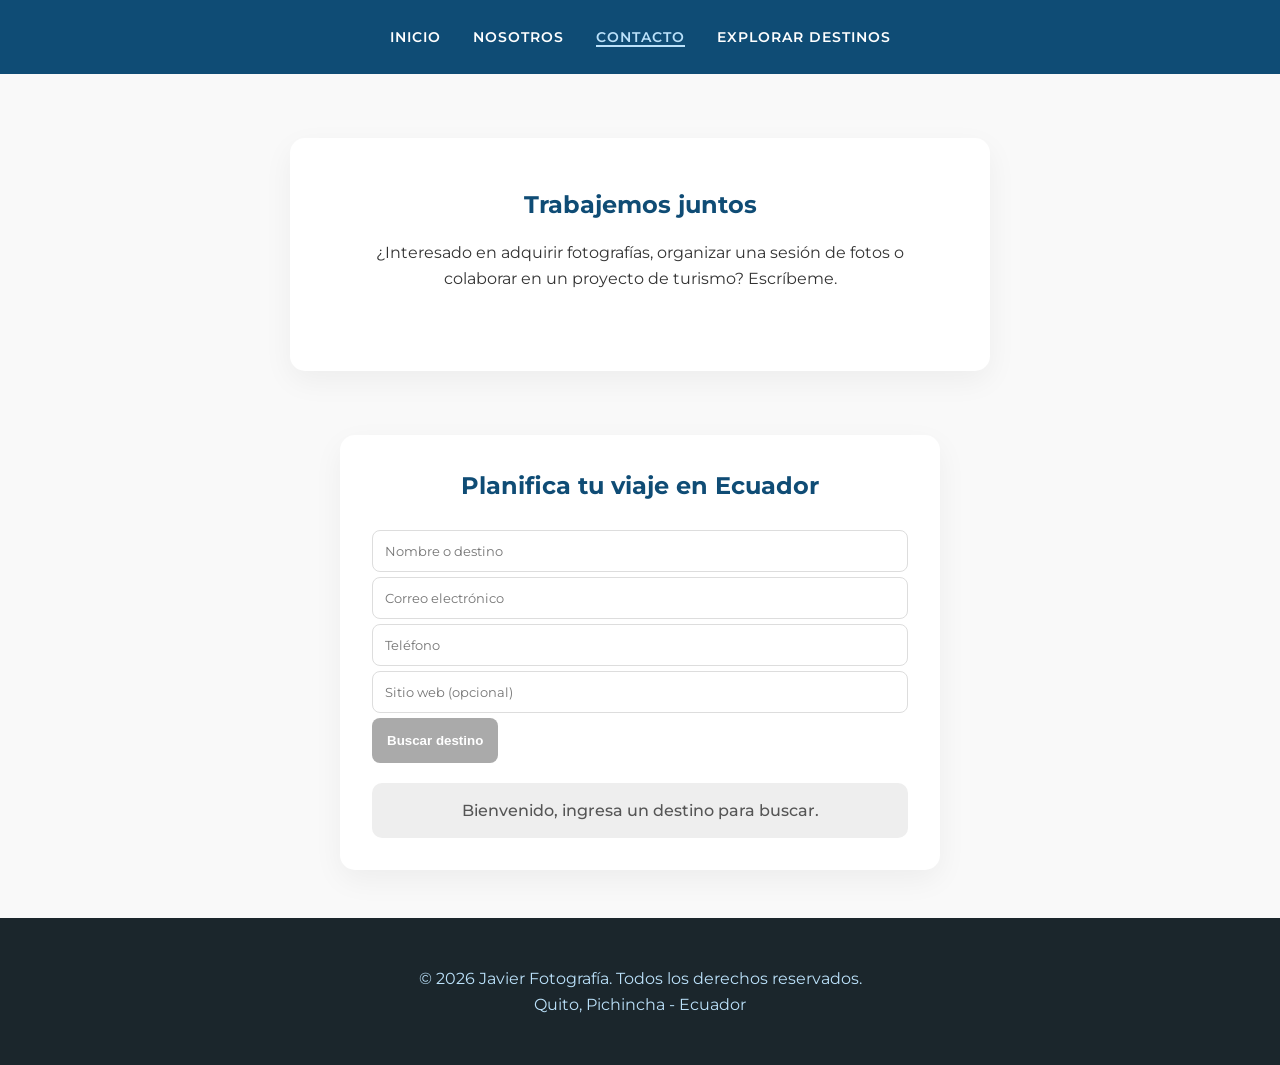
<file: contacto.html>
<!DOCTYPE html> 
<html lang="es">
<head>
    <meta charset="UTF-8">
    <meta name="viewport" content="width=device-width, initial-scale=1.0">
    <title>Contacto | Turismo en Ecuador</title>

    <link href="https://fonts.googleapis.com/css2?family=Montserrat:wght@300;400;600;700&display=swap" rel="stylesheet">
    <link rel="stylesheet" href="https://cdnjs.cloudflare.com/ajax/libs/font-awesome/6.4.0/css/all.min.css">
    <link rel="stylesheet" href="css/style.css">
</head>

<body>

<header>
    <nav>
        <ul>
           <li><a href="index.html">Inicio</a></li>
            <li><a href="nosotros.html">Nosotros</a></li>
            <li><a href="contacto.html" class="activo">Contacto</a></li>
            <li><a href="explorar.html">Explorar Destinos</a></li>
        </ul>
    </nav>
</header>

<main>

    <!-- SECCIÓN ORIGINAL -->
    <section class="contacto">
        <h2>Trabajemos juntos</h2>
        <p>
            ¿Interesado en adquirir fotografías, organizar una sesión de fotos 
            o colaborar en un proyecto de turismo? Escríbeme.
        </p>
    </section>

    <!-- NUEVO FORMULARIO (ACTIVIDAD JS/DOM) -->
    <section class="form-section">
        <h2>Planifica tu viaje en Ecuador</h2>

        <form id="formBusqueda">

            <div class="campo">
                <input type="text" id="nombre" placeholder="Nombre o destino">
                <small class="error" id="errorNombre"></small>
            </div>

            <div class="campo">
                <input type="email" id="email" placeholder="Correo electrónico">
                <small class="error" id="errorEmail"></small>
            </div>

            <div class="campo">
                <input type="text" id="telefono" placeholder="Teléfono">
                <small class="error" id="errorTelefono"></small>
            </div>

            <div class="campo">
                <input type="url" id="web" placeholder="Sitio web (opcional)">
                <small class="error" id="errorWeb"></small>
            </div>

            <button type="submit" id="btnEnviar" class="btn" disabled>
                Buscar destino
            </button>

        </form>

        <!-- ESTADO DINÁMICO -->
        <div id="estado" class="estado inicial">
            <p>Bienvenido, ingresa un destino para buscar.</p>
        </div>

    </section>

</main>

<footer>
    <p>&copy; 2026 Javier Fotografía. Todos los derechos reservados.</p>
    <p>Quito, Pichincha - Ecuador</p>
</footer>

<!-- SCRIPT JS (OBLIGATORIO AL FINAL) -->
<script src="js/script.js"></script>

</body>
</html>
</file>
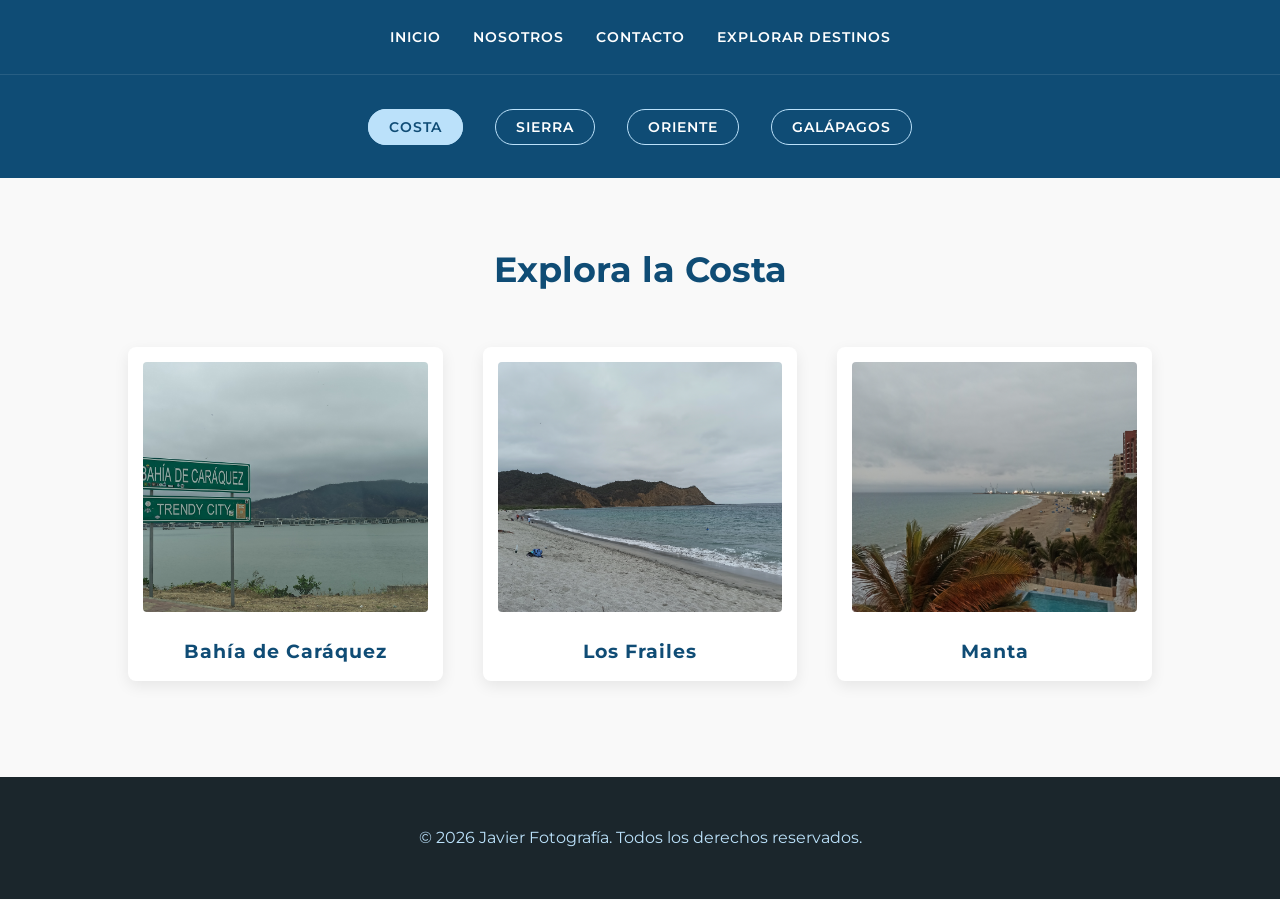
<file: costa.html>
<!DOCTYPE html>
<html lang="es">
<head>
    <meta charset="UTF-8">
    <meta name="viewport" content="width=device-width, initial-scale=1.0">
    <title>Costa | Fotografía Ecuador</title>
    <link href="https://fonts.googleapis.com/css2?family=Montserrat:wght@300;400;600;700&display=swap" rel="stylesheet">
    <link rel="stylesheet" href="https://cdnjs.cloudflare.com/ajax/libs/font-awesome/6.4.0/css/all.min.css">
    <link rel="stylesheet" href="css/style.css">
</head>
<body>
    <header>
        <nav>
            <ul>
                <li><a href="index.html">Inicio</a></li>
                <li><a href="nosotros.html">Nosotros</a></li>
                <li><a href="contacto.html">Contacto</a></li>
                <li><a href="explorar.html">Explorar Destinos</a></li>
            </ul>
        </nav>
    </header>

    <nav class="submenu-regiones">
        <ul>
            <li><a href="costa.html" class="activo-region">Costa</a></li>
            <li><a href="sierra.html">Sierra</a></li>
            <li><a href="oriente.html">Oriente</a></li>
            <li><a href="galapagos.html">Galápagos</a></li>
        </ul>
    </nav>

    <main>
        <section class="galeria-especifica">
            <h2>Explora la Costa</h2>
            <div class="grid-fotos">
                <article class="foto-item">
                    <img src="img/Costa1.jpg" alt="Costa 1">
                    <h3>Bahía de Caráquez</h3>
                </article>
                <article class="foto-item">
                    <img src="img/Costa2.jpg" alt="Costa 2">
                    <h3>Los Frailes</h3>
                </article>
                <article class="foto-item">
                    <img src="img/Costa3.jpg" alt="Costa 3">
                    <h3>Manta</h3>
                </article>
            </div>
        </section>
    </main>

    <footer>
        <p>&copy; 2026 Javier Fotografía. Todos los derechos reservados.</p>
    </footer>
</body>
</html>
</file>
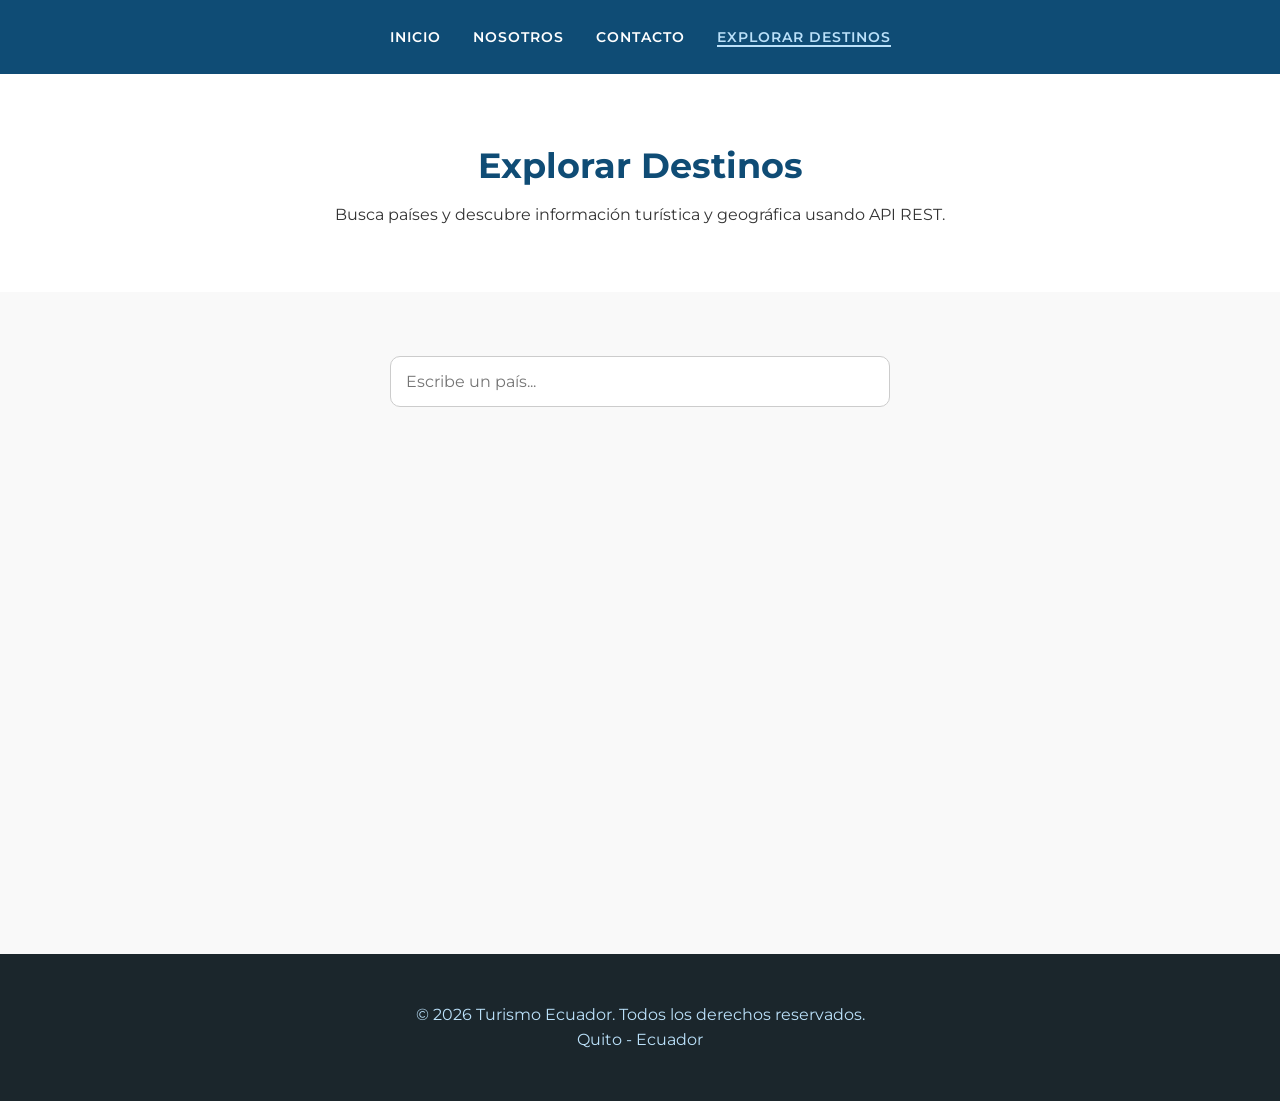
<file: explorar.html>
<!DOCTYPE html>
<html lang="es">

<head>

    <meta charset="UTF-8">

    <meta
        name="viewport"
        content="width=device-width, initial-scale=1.0"
    >

    <title>Explorar Países | Turismo Ecuador</title>

    <!-- GOOGLE FONTS -->

    <link
        href="https://fonts.googleapis.com/css2?family=Montserrat:wght@300;400;600;700&display=swap"
        rel="stylesheet"
    >

    <!-- FONT AWESOME -->

    <link
        rel="stylesheet"
        href="https://cdnjs.cloudflare.com/ajax/libs/font-awesome/6.4.0/css/all.min.css"
    >

    <!-- CSS -->

    <link
        rel="stylesheet"
        href="css/style.css"
    >

    <link
        rel="stylesheet"
        href="css/explorar.css"
    >

</head>

<body>

<header>

    <nav>

        <ul>

            <li>
                <a href="index.html">
                    Inicio
                </a>
            </li>

            <li>
                <a href="nosotros.html">
                    Nosotros
                </a>
            </li>

            <li>
                <a href="contacto.html">
                    Contacto
                </a>
            </li>

            <li>
                <a
                    href="explorar.html"
                    class="activo"
                >
                    Explorar Destinos
                </a>
            </li>

        </ul>

    </nav>

</header>

<main>

    <!-- HERO -->

    <section class="hero">

        <h2>
            Explorar Destinos
        </h2>

        <p>
            Busca países y descubre información
            turística y geográfica usando API REST.
        </p>

    </section>

    <!-- BUSQUEDA -->

    <section class="explorar-section">

        <div class="busqueda-container">

            <input
                type="text"
                id="inputPais"
                placeholder="Escribe un país..."
            >

        </div>

        <!-- ESTADOS -->

        <div id="estado"></div>

        <!-- TARJETAS -->

        <div id="contenedorTarjetas"></div>

    </section>

</main>

<!-- MODAL -->

<div id="modal" class="modal oculto">

    <div class="modal-contenido">

        <button
            id="cerrarModal"
            class="cerrar-modal"
        >

            <i class="fas fa-times"></i>

        </button>

        <div id="detallePais"></div>

    </div>

</div>

<footer>

    <p>
        &copy; 2026 Turismo Ecuador.
        Todos los derechos reservados.
    </p>

    <p>
        Quito - Ecuador
    </p>

</footer>

<script src="js/app.js"></script>

</body>
</html>
</file>
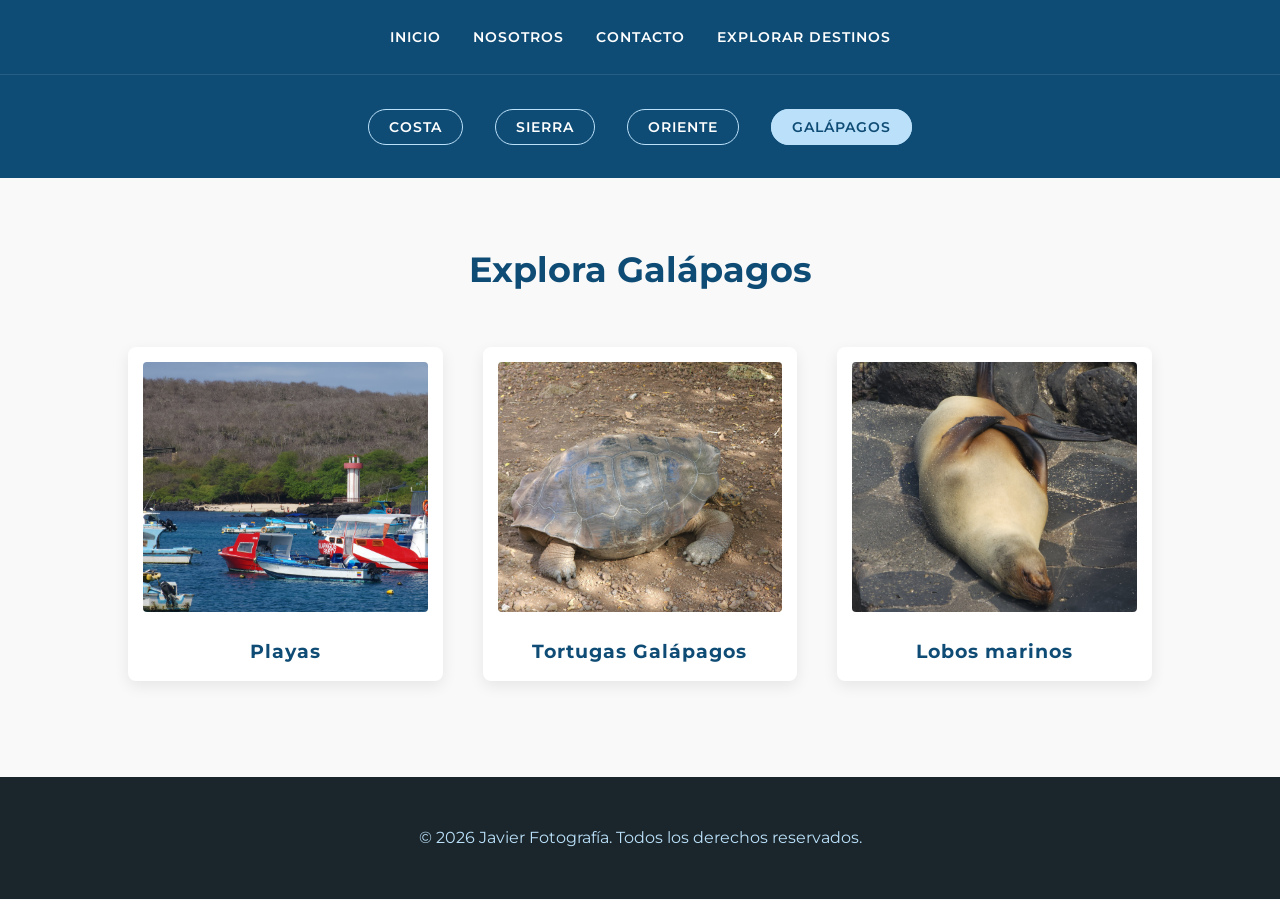
<file: galapagos.html>
<!DOCTYPE html>
<html lang="es">
<head>
    <meta charset="UTF-8">
    <meta name="viewport" content="width=device-width, initial-scale=1.0">
    <title>Galápagos | Fotografía Ecuador</title>
    <link href="https://fonts.googleapis.com/css2?family=Montserrat:wght@300;400;600;700&display=swap" rel="stylesheet">
    <link rel="stylesheet" href="https://cdnjs.cloudflare.com/ajax/libs/font-awesome/6.4.0/css/all.min.css">
    <link rel="stylesheet" href="css/style.css">
</head>
<body>
    <header>
        <nav>
            <ul>
                <li><a href="index.html">Inicio</a></li>
                <li><a href="nosotros.html">Nosotros</a></li>
                <li><a href="contacto.html">Contacto</a></li>
                <li><a href="explorar.html">Explorar Destinos</a></li>
            </ul>
        </nav>
    </header>

    <nav class="submenu-regiones">
        <ul>
            <li><a href="costa.html">Costa</a></li>
            <li><a href="sierra.html">Sierra</a></li>
            <li><a href="oriente.html">Oriente</a></li>
            <li><a href="galapagos.html" class="activo-region">Galápagos</a></li>
        </ul>
    </nav>

    <main>
        <section class="galeria-especifica">
            <h2>Explora Galápagos</h2>
            <div class="grid-fotos">
                <article class="foto-item">
                    <img src="img/Galapagos1.jpg" alt="Galápagos 1">
                    <h3>Playas</h3>
                </article>
                <article class="foto-item">
                    <img src="img/galapagos.jpg" alt="Galápagos 2">
                    <h3>Tortugas Galápagos</h3>
                </article>
                <article class="foto-item">
                    <img src="img/Galapagos2.jpg" alt="Galápagos 3">
                    <h3>Lobos marinos</h3>
                </article>
            </div>
        </section>
    </main>

    <footer>
        <p>&copy; 2026 Javier Fotografía. Todos los derechos reservados.</p>
    </footer>
</body>
</html>
</file>
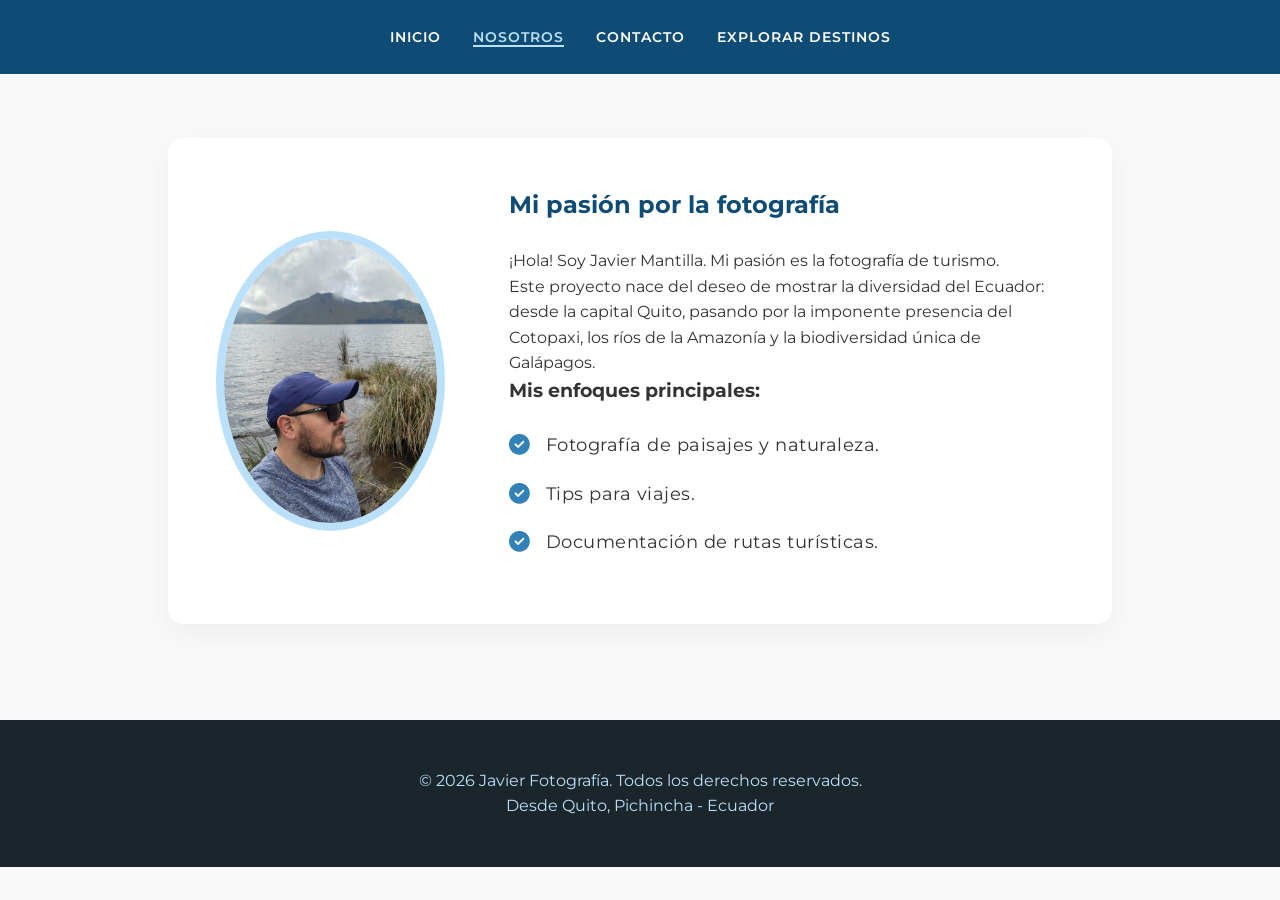
<file: nosotros.html>
<!DOCTYPE html>
<html lang="es">
<head>
    <meta charset="UTF-8">
    <meta name="viewport" content="width=device-width, initial-scale=1.0">
    <title>Nosotros | Javier Fotografía</title>
    <link href="https://fonts.googleapis.com/css2?family=Montserrat:wght@300;400;600;700&display=swap" rel="stylesheet">
    <link rel="stylesheet" href="https://cdnjs.cloudflare.com/ajax/libs/font-awesome/6.4.0/css/all.min.css">
    <link rel="stylesheet" href="css/style.css">
</head>
<body>
    <header>
        <nav>
            <ul>
                <li><a href="index.html">Inicio</a></li>
            <li><a href="nosotros.html" class="activo">Nosotros</a></li>
            <li><a href="contacto.html">Contacto</a></li>
            <li><a href="explorar.html">Explorar Destinos</a></li>
            </ul>
        </nav>
    </header>

    <main>
        <section class="perfil">
            <div class="contenido-perfil">
                <img src="img/javier-perfil.jpg" alt="Foto de Javier" class="foto-perfil">
                <div class="texto-perfil">
                    <h2>Mi pasión por la fotografía</h2>
                    <p>¡Hola! Soy Javier Mantilla. Mi pasión es la fotografía de turismo.</p>
                    <p>Este proyecto nace del deseo de mostrar la diversidad del Ecuador: desde la capital Quito, pasando por la imponente presencia del Cotopaxi, los ríos de la Amazonía y la biodiversidad única de Galápagos.</p>
                    
                    <h3>Mis enfoques principales:</h3>
                    <ul class="lista-enfoques">
                        <li><i class="fas fa-check-circle"></i> Fotografía de paisajes y naturaleza.</li>
                        <li><i class="fas fa-check-circle"></i> Tips para viajes.</li>
                        <li><i class="fas fa-check-circle"></i> Documentación de rutas turísticas.</li>
                    </ul>
                </div>
            </div>
        </section>
    </main>

    <footer>
        <p>&copy; 2026 Javier Fotografía. Todos los derechos reservados.</p>
        <p>Desde Quito, Pichincha - Ecuador</p>
    </footer>
</body>
</html>
</file>
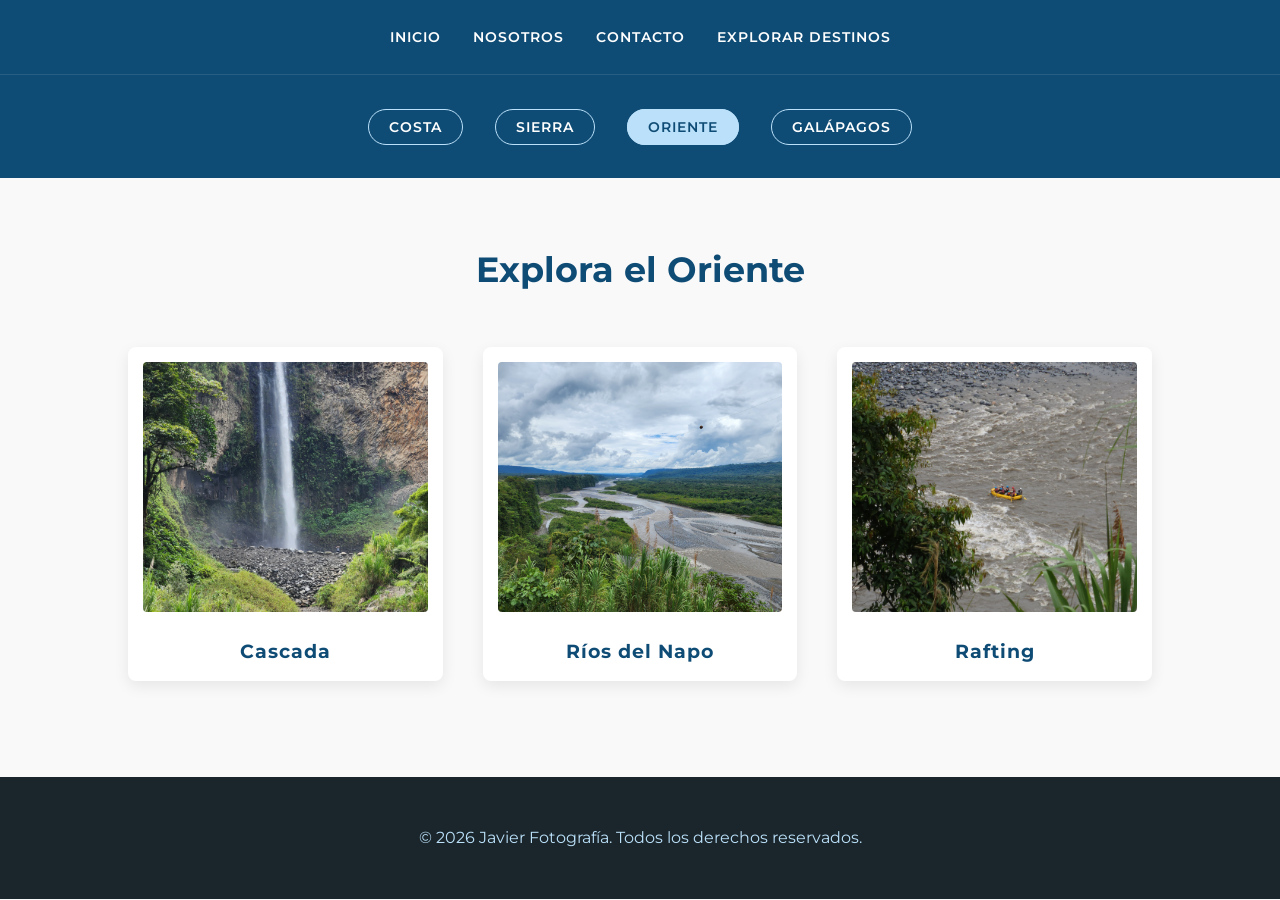
<file: oriente.html>
<!DOCTYPE html>
<html lang="es">
<head>
    <meta charset="UTF-8">
    <meta name="viewport" content="width=device-width, initial-scale=1.0">
    <title>Oriente | Fotografía Ecuador</title>
    <link href="https://fonts.googleapis.com/css2?family=Montserrat:wght@300;400;600;700&display=swap" rel="stylesheet">
    <link rel="stylesheet" href="https://cdnjs.cloudflare.com/ajax/libs/font-awesome/6.4.0/css/all.min.css">
    <link rel="stylesheet" href="css/style.css">
</head>
<body>
    <header>
        <nav>
            <ul>
                <li><a href="index.html">Inicio</a></li>
                <li><a href="nosotros.html">Nosotros</a></li>
                <li><a href="contacto.html">Contacto</a></li>
                <li><a href="explorar.html">Explorar Destinos</a></li>
            </ul>
        </nav>
    </header>

    <nav class="submenu-regiones">
        <ul>
            <li><a href="costa.html">Costa</a></li>
            <li><a href="sierra.html">Sierra</a></li>
            <li><a href="oriente.html" class="activo-region">Oriente</a></li>
            <li><a href="galapagos.html">Galápagos</a></li>
        </ul>
    </nav>

    <main>
        <section class="galeria-especifica">
            <h2>Explora el Oriente</h2>
            <div class="grid-fotos">
                <article class="foto-item">
                    <img src="img/Oriente1.jpg" alt="Oriente 1">
                    <h3>Cascada</h3>
                </article>
                <article class="foto-item">
                    <img src="img/oriente.jpg" alt="Oriente 2">
                    <h3>Ríos del Napo</h3>
                </article>
                <article class="foto-item">
                    <img src="img/Oriente2.jpg" alt="Oriente 3">
                    <h3>Rafting</h3>
                </article>
            </div>
        </section>
    </main>

    <footer>
        <p>&copy; 2026 Javier Fotografía. Todos los derechos reservados.</p>
    </footer>
</body>
</html>
</file>
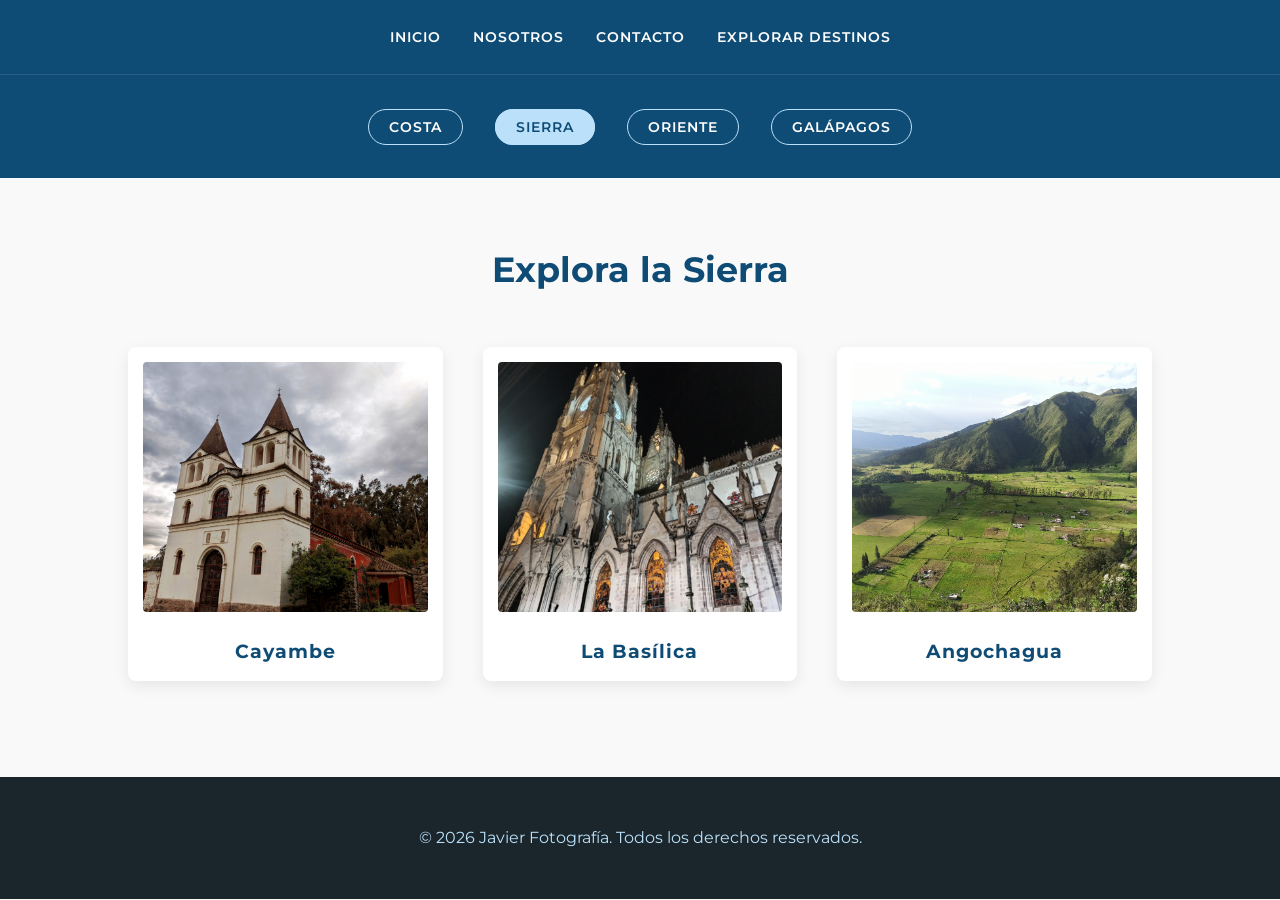
<file: sierra.html>
<!DOCTYPE html>
<html lang="es">
<head>
    <meta charset="UTF-8">
    <meta name="viewport" content="width=device-width, initial-scale=1.0">
    <title>Sierra | Fotografía Ecuador</title>
    <link href="https://fonts.googleapis.com/css2?family=Montserrat:wght@300;400;600;700&display=swap" rel="stylesheet">
    <link rel="stylesheet" href="https://cdnjs.cloudflare.com/ajax/libs/font-awesome/6.4.0/css/all.min.css">
    <link rel="stylesheet" href="css/style.css">
</head>
<body>
    <header>
        <nav>
            <ul>
                <li><a href="index.html">Inicio</a></li>
                <li><a href="nosotros.html">Nosotros</a></li>
                <li><a href="contacto.html">Contacto</a></li>
                <li><a href="explorar.html">Explorar Destinos</a></li>
            </ul>
        </nav>
    </header>

    <nav class="submenu-regiones">
        <ul>
            <li><a href="costa.html">Costa</a></li>
            <li><a href="sierra.html" class="activo-region">Sierra</a></li>
            <li><a href="oriente.html">Oriente</a></li>
            <li><a href="galapagos.html">Galápagos</a></li>
        </ul>
    </nav>

    <main>
        <section class="galeria-especifica">
            <h2>Explora la Sierra</h2>
            <div class="grid-fotos">
                <article class="foto-item">
                    <img src="img/Sierra1.jpg" alt="Sierra 1">
                    <h3>Cayambe</h3>
                </article>
                <article class="foto-item">
                    <img src="img/Sierra2.jpg" alt="Sierra 2">
                    <h3>La Basílica</h3>
                </article>
                <article class="foto-item">
                    <img src="img/Sierra3.jpg" alt="Sierra 3">
                    <h3>Angochagua</h3>
                </article>
            </div>
        </section>
    </main>

    <footer>
        <p>&copy; 2026 Javier Fotografía. Todos los derechos reservados.</p>
    </footer>
</body>
</html>
</file>
<file: css/style.css>
/* =========================================
   VARIABLES GLOBALES Y RESET
   ========================================= */
:root {
    --bg-dark: #1b262c;
    --primary: #0f4c75;
    --secondary: #3282b8;
    --accent: #bbe1fa;
    --white: #ffffff;
    --font-main: 'Montserrat', sans-serif;
}

* {
    margin: 0;
    padding: 0;
    box-sizing: border-box;
}

body {
    font-family: var(--font-main);
    background-color: #f9f9f9;
    color: #333;
    line-height: 1.6;
}

/* =========================================
   NAVEGACIÓN PRINCIPAL
   ========================================= */
header {
    background-color: var(--bg-dark);
}

nav ul {
    list-style: none;
    display: flex;
    justify-content: center;
    gap: 2rem;
    padding: 1.5rem 0;
    background-color: var(--primary);
}

nav a {
    color: var(--white);
    text-decoration: none;
    font-weight: 600;
    text-transform: uppercase;
    font-size: 0.85rem;
    letter-spacing: 1px;
}

nav a.activo, nav a:hover {
    color: var(--accent);
    border-bottom: 2px solid var(--accent);
}

/* =========================================
   HERO SECTION (Inicio)
   ========================================= */
.hero {
    text-align: center;
    padding: 4rem 10%;
    background: var(--white);
}

.hero h2 {
    color: var(--primary);
    font-size: 2.2rem;
    margin-bottom: 0.5rem;
}

/* =========================================
   BANNER COLLAGE (Inicio)
   ========================================= */
.seccion-banner {
    width: 100%;
    overflow: hidden;
}

.banner-collage {
    display: flex;
    width: 100%;
    height: 500px;
    background-color: #000;
}

.banner-item {
    flex: 1;
    position: relative;
    overflow: hidden;
    transition: flex 0.6s cubic-bezier(0.25, 0.46, 0.45, 0.94);
    text-decoration: none;
    border-right: 1px solid rgba(255,255,255,0.1);
}

.banner-item:last-child {
    border-right: none;
}

.banner-item img {
    width: 100%;
    height: 100%;
    object-fit: cover;
    filter: brightness(0.6);
    transition: transform 0.8s ease, filter 0.6s ease;
    display: block;
}

.banner-item:hover { 
    flex: 2; 
}

.banner-item:hover img { 
    filter: brightness(1); 
    transform: scale(1.05);
}

.overlay {
    position: absolute;
    bottom: 40px;
    width: 100%;
    text-align: center;
}

.overlay span {
    color: var(--white);
    font-weight: 700;
    text-transform: uppercase;
    letter-spacing: 4px;
    text-shadow: 2px 2px 10px rgba(0,0,0,0.8);
    font-size: 1.2rem;
}

/* =========================================
   GALERÍAS INDIVIDUALES (Regiones)
   ========================================= */
.submenu-regiones {
    background-color: var(--primary);
    padding: 15px 0;
    border-top: 1px solid rgba(255,255,255,0.1);
}

.submenu-regiones ul {
    list-style: none;
    display: flex;
    justify-content: center;
    gap: 2rem;
    flex-wrap: wrap;
}

.submenu-regiones a {
    text-decoration: none;
    color: var(--white);
    font-size: 0.9rem;
    font-weight: 600;
    padding: 8px 20px;
    border-radius: 25px;
    border: 1px solid var(--accent);
    transition: all 0.3s;
}

.submenu-regiones a:hover, .submenu-regiones a.activo-region {
    background-color: var(--accent);
    color: var(--primary);
}

.galeria-especifica {
    padding: 4rem 10%;
    text-align: center;
    max-width: 1400px;
    margin: 0 auto;
}

.galeria-especifica h2 {
    color: var(--primary);
    font-size: 2.2rem;
    margin-bottom: 3rem;
}

.grid-fotos {
    display: grid;
    grid-template-columns: repeat(auto-fit, minmax(300px, 1fr));
    gap: 2.5rem;
}

.foto-item {
    background: var(--white);
    padding: 15px;
    border-radius: 8px;
    box-shadow: 0 5px 15px rgba(0,0,0,0.08);
    transition: transform 0.3s ease, box-shadow 0.3s ease;
    display: flex;
    flex-direction: column;
    text-decoration: none;
    color: inherit;
}

.foto-item:hover {
    transform: translateY(-10px);
    box-shadow: 0 15px 30px rgba(0,0,0,0.15);
}

.foto-item img {
    width: 100%;
    height: 250px; 
    object-fit: cover; 
    border-radius: 4px;
    display: block;
}

.foto-item h3 {
    margin-top: 1.5rem;
    font-size: 1.2rem;
    color: var(--primary);
    letter-spacing: 1px;
}

/* =========================================
   SECCIÓN NOSOTROS (Página Nosotros)
   ========================================= */
.perfil {
    padding: 4rem 10%;
    max-width: 1200px;
    margin: 0 auto;
}

.contenido-perfil {
    display: flex;
    align-items: center;
    gap: 4rem;
    background: var(--white);
    padding: 3rem;
    border-radius: 15px;
    box-shadow: 0 10px 30px rgba(0,0,0,0.05);
}

.foto-perfil {
    width: 300px;
    height: 300px;
    border-radius: 50%;
    object-fit: cover;
    border: 8px solid var(--accent);
}

.texto-perfil h2 {
    color: var(--primary);
    margin-bottom: 1.5rem;
}

/* Estilo de lista para la página Nosotros */
.lista-enfoques {
    list-style: none;
    margin-top: 1.5rem;
}

.lista-enfoques li {
    margin-bottom: 1.2rem;
    display: flex;
    align-items: center;
    font-size: 1.15rem;
    letter-spacing: 0.5px;
}

.lista-enfoques i {
    color: var(--secondary);
    margin-right: 15px;
    font-size: 1.3rem;
    flex-shrink: 0;
}

/* =========================================
   FORMULARIO DE CONTACTO
   ========================================= */
.contacto {
    max-width: 700px;
    margin: 4rem auto;
    background: var(--white);
    padding: 3rem;
    border-radius: 15px;
    box-shadow: 0 10px 30px rgba(0,0,0,0.05);
}

.contacto h2 {
    color: var(--primary);
    margin-bottom: 1rem;
    text-align: center;
}

.contacto p {
    text-align: center;
    margin-bottom: 2rem;
}

.formulario {
    display: flex;
    flex-direction: column;
    gap: 1.5rem;
    text-align: left;
}

.campo label {
    font-weight: 600;
    margin-bottom: 0.5rem;
    display: block;
}

.campo input, .campo textarea {
    width: 100%;
    padding: 12px;
    border: 1px solid #ddd;
    border-radius: 8px;
    font-family: var(--font-main);
}

.btn {
    background-color: var(--primary);
    color: var(--white);
    padding: 15px;
    border: none;
    border-radius: 8px;
    cursor: pointer;
    font-weight: 700;
    transition: 0.3s;
}

.btn:hover { background-color: var(--secondary); }

/* =========================================
   SERVICIOS (Página Inicio)
   ========================================= */
.servicios {
    padding: 4rem 10%;
    text-align: center;
}

.servicios h2 {
    margin-bottom: 3rem;
    color: var(--primary);
}

.grid-servicios {
    display: flex;
    justify-content: center;
    gap: 2rem;
    flex-wrap: wrap;
}

.servicio-card {
    background: var(--white);
    padding: 2.5rem;
    border-radius: 10px;
    box-shadow: 0 5px 15px rgba(0,0,0,0.05);
    flex: 1;
    max-width: 450px;
    display: flex;
    flex-direction: column;
    align-items: center; /* Centra el icono principal y el título */
}

.servicio-card i.fa-3x {
    color: var(--secondary);
    margin-bottom: 1.5rem;
}

.servicio-card h3 {
    margin-bottom: 1rem;
    color: var(--primary);
}

/* LISTAS DENTRO DE SERVICIOS (Alineación) */
.lista-servicios {
    list-style: none;
    padding: 0;
    margin-top: 1.5rem;
    text-align: left; /* Mantiene el texto de la lista a la izquierda */
    width: 100%;      /* Asegura que ocupe el ancho de la tarjeta */
}

.lista-servicios li {
    margin-bottom: 1.2rem;
    display: flex;
    align-items: flex-start; /* Alinea el icono arriba si el texto tiene varias líneas */
    font-size: 1.15rem;      /* Tamaño grande como en la imagen */
    line-height: 1.4;
    letter-spacing: 0.5px;
}

/* El icono azul fas fa-check-circle */
.lista-servicios .fa-check-circle {
    color: var(--secondary);
    margin-right: 15px;
    font-size: 1.2rem;
    margin-top: 4px; /* Empuje manual para nivelar con la primera línea de texto */
    flex-shrink: 0;  /* Evita que el icono se aplaste */
}

/* =========================================
   FOOTER
   ========================================= */
footer {
    background: var(--bg-dark);
    color: var(--accent);
    text-align: center;
    padding: 3rem;
    margin-top: 2rem;
}

/* =========================================
   DISEÑO RESPONSIVE (Media Queries)
   ========================================= */

@media (max-width: 900px) {
    section, .galeria-especifica, .perfil, .servicios {
        padding: 3rem 5%; 
    }
    
    .banner-collage {
        height: 400px;
    }

    .contenido-perfil {
        flex-direction: column;
        text-align: center;
        gap: 2rem;
    }

    .grid-servicios {
        gap: 1.5rem;
    }
}

@media (max-width: 600px) {
    nav ul {
        flex-direction: column;
        align-items: center;
        gap: 1rem;
        padding: 1rem 0;
    }

    .hero h2 {
        font-size: 1.6rem;
    }

    .banner-collage {
        flex-direction: column;
        height: auto; 
    }

    .banner-item {
        height: 180px; 
        width: 100%;
        border-right: none;
        border-bottom: 1px solid rgba(255,255,255,0.1);
    }

    .foto-perfil {
        width: 200px;
        height: 200px;
    }

    .contacto, .contenido-perfil {
        padding: 1.5rem;
    }

    .campo input, .campo textarea, .btn {
        width: 100%;
    }
}

/* =========================================
   VALIDACIÓN Y FORMULARIO DINÁMICO (ACTIVIDAD JS)
   ========================================= */

/* Mensajes de error */
.error {
    color: red;
    font-size: 12px;
    margin-top: 5px;
    display: block;
}

/* Inputs con error */
input.error-input {
    border: 2px solid red !important;
}

/* Inputs válidos (opcional visual pro) */
input.valid {
    border: 2px solid green;
}

/* Sección del nuevo formulario */
.form-section {
    max-width: 600px;
    margin: 3rem auto;
    background: var(--white);
    padding: 2rem;
    border-radius: 15px;
    box-shadow: 0 10px 30px rgba(0,0,0,0.05);
}

.form-section h2 {
    text-align: center;
    color: var(--primary);
    margin-bottom: 1.5rem;
}

/* Ajuste de inputs dentro del nuevo formulario */
.form-section .campo input {
    width: 100%;
    padding: 12px;
    border-radius: 8px;
    border: 1px solid #ddd;
    font-family: var(--font-main);
}

/* Botón deshabilitado */
#btnEnviar:disabled {
    background-color: #aaa;
    cursor: not-allowed;
}

/* =========================================
   ESTADOS DINÁMICOS DEL DOM
   ========================================= */

.estado {
    margin-top: 20px;
    padding: 15px;
    border-radius: 10px;
    text-align: center;
    font-weight: 500;
    transition: all 0.3s ease;
}

/* Estado inicial */
.inicial {
    background-color: #eee;
    color: #555;
}

/* Estado buscando */
.buscando {
    background-color: #fff3cd;
    color: #856404;
}

/* Estado resultado */
.resultado {
    background-color: #d4edda;
    color: #155724;
}
</file>
<file: css/explorar.css>
/* css/explorar.css */

/* =========================================
   EXPLORAR PAISES
========================================= */

.explorar-section {

    padding: 4rem 10%;

    min-height: 70vh;
}

/* =========================================
   BUSQUEDA
========================================= */

.busqueda-container {

    display: flex;

    justify-content: center;

    margin-bottom: 3rem;
}

.busqueda-container input {

    width: 100%;

    max-width: 500px;

    padding: 15px;

    border-radius: 10px;

    border: 1px solid #ccc;

    font-size: 1rem;

    font-family: 'Montserrat', sans-serif;

    outline: none;

    transition: 0.3s ease;
}

.busqueda-container input:focus {

    border-color: #0d6efd;

    box-shadow:
    0 0 10px rgba(13,110,253,0.2);
}

/* =========================================
   ESTADOS
========================================= */

#estado {

    text-align: center;

    margin-bottom: 2rem;
}

.spinner {

    background: #fff3cd;

    color: #856404;

    padding: 1rem 1.5rem;

    border-radius: 10px;

    display: inline-block;

    font-weight: 600;
}

/* =========================================
   GRID TARJETAS
========================================= */

#contenedorTarjetas {

    display: grid;

    grid-template-columns:
    repeat(auto-fit, minmax(300px, 1fr));

    gap: 2rem;
}

/* =========================================
   TARJETAS
========================================= */

.tarjeta-pais {

    background: white;

    border-radius: 15px;

    overflow: hidden;

    box-shadow:
    0 10px 25px rgba(0,0,0,0.1);

    transition: all 0.3s ease;

    cursor: pointer;
}

.tarjeta-pais:hover {

    transform: translateY(-10px);

    box-shadow:
    0 20px 35px rgba(0,0,0,0.15);
}

/* =========================================
   IMAGEN TARJETA
========================================= */

.tarjeta-pais img {

    width: 100%;

    height: 220px;

    object-fit: contain;

    background: #f8f9fa;

    padding: 10px;

    display: block;
}

/* =========================================
   CONTENIDO TARJETA
========================================= */

.tarjeta-contenido {

    padding: 1.5rem;
}

.tarjeta-contenido h3 {

    color: #0d6efd;

    margin-bottom: 1rem;

    font-size: 1.4rem;
}

.tarjeta-contenido p {

    margin-bottom: 0.7rem;

    color: #555;

    line-height: 1.6;
}

.descripcion-pais {

    color: #555;

    line-height: 1.6;
}

/* =========================================
   MODAL
========================================= */

.modal {

    position: fixed;

    inset: 0;

    background: rgba(0,0,0,0.7);

    display: flex;

    justify-content: center;

    align-items: center;

    z-index: 999;

    padding: 1rem;
}

.modal-contenido {

    background: white;

    width: 90%;

    max-width: 700px;

    padding: 2rem;

    border-radius: 15px;

    position: relative;

    max-height: 90vh;

    overflow-y: auto;

    animation: aparecer 0.3s ease;
}

.oculto {

    display: none;
}

/* =========================================
   ANIMACION MODAL
========================================= */

@keyframes aparecer {

    from {

        opacity: 0;

        transform: scale(0.9);
    }

    to {

        opacity: 1;

        transform: scale(1);
    }
}

/* =========================================
   BOTON CERRAR
========================================= */

.cerrar-modal {

    position: absolute;

    top: 15px;

    right: 15px;

    background: none;

    border: none;

    font-size: 1.2rem;

    cursor: pointer;

    color: #333;
}

/* =========================================
   IMAGEN DETALLE
========================================= */

.detalle-img {

    width: 100%;

    max-height: 300px;

    object-fit: contain;

    background: #f8f9fa;

    padding: 10px;

    border-radius: 10px;

    margin-bottom: 1rem;
}

/* =========================================
   DETALLE INFO
========================================= */

.detalle-info h2 {

    color: #0d6efd;

    margin-bottom: 1rem;

    font-size: 2rem;
}

.detalle-info p {

    line-height: 1.8;

    margin-bottom: 1rem;

    color: #444;
}

/* =========================================
   BOTON
========================================= */

.btn-wiki {

    display: inline-block;

    padding: 12px 20px;

    background: #0d6efd;

    color: white;

    text-decoration: none;

    border-radius: 8px;

    transition: 0.3s ease;

    margin-top: 1rem;

    font-weight: 600;
}

.btn-wiki:hover {

    background: #0b5ed7;
}

/* =========================================
   RESPONSIVE
========================================= */

@media(max-width: 768px) {

    .explorar-section {

        padding: 2rem 5%;
    }

    .tarjeta-pais img {

        height: 180px;
    }

    .detalle-info h2 {

        font-size: 1.5rem;
    }

}
</file>
